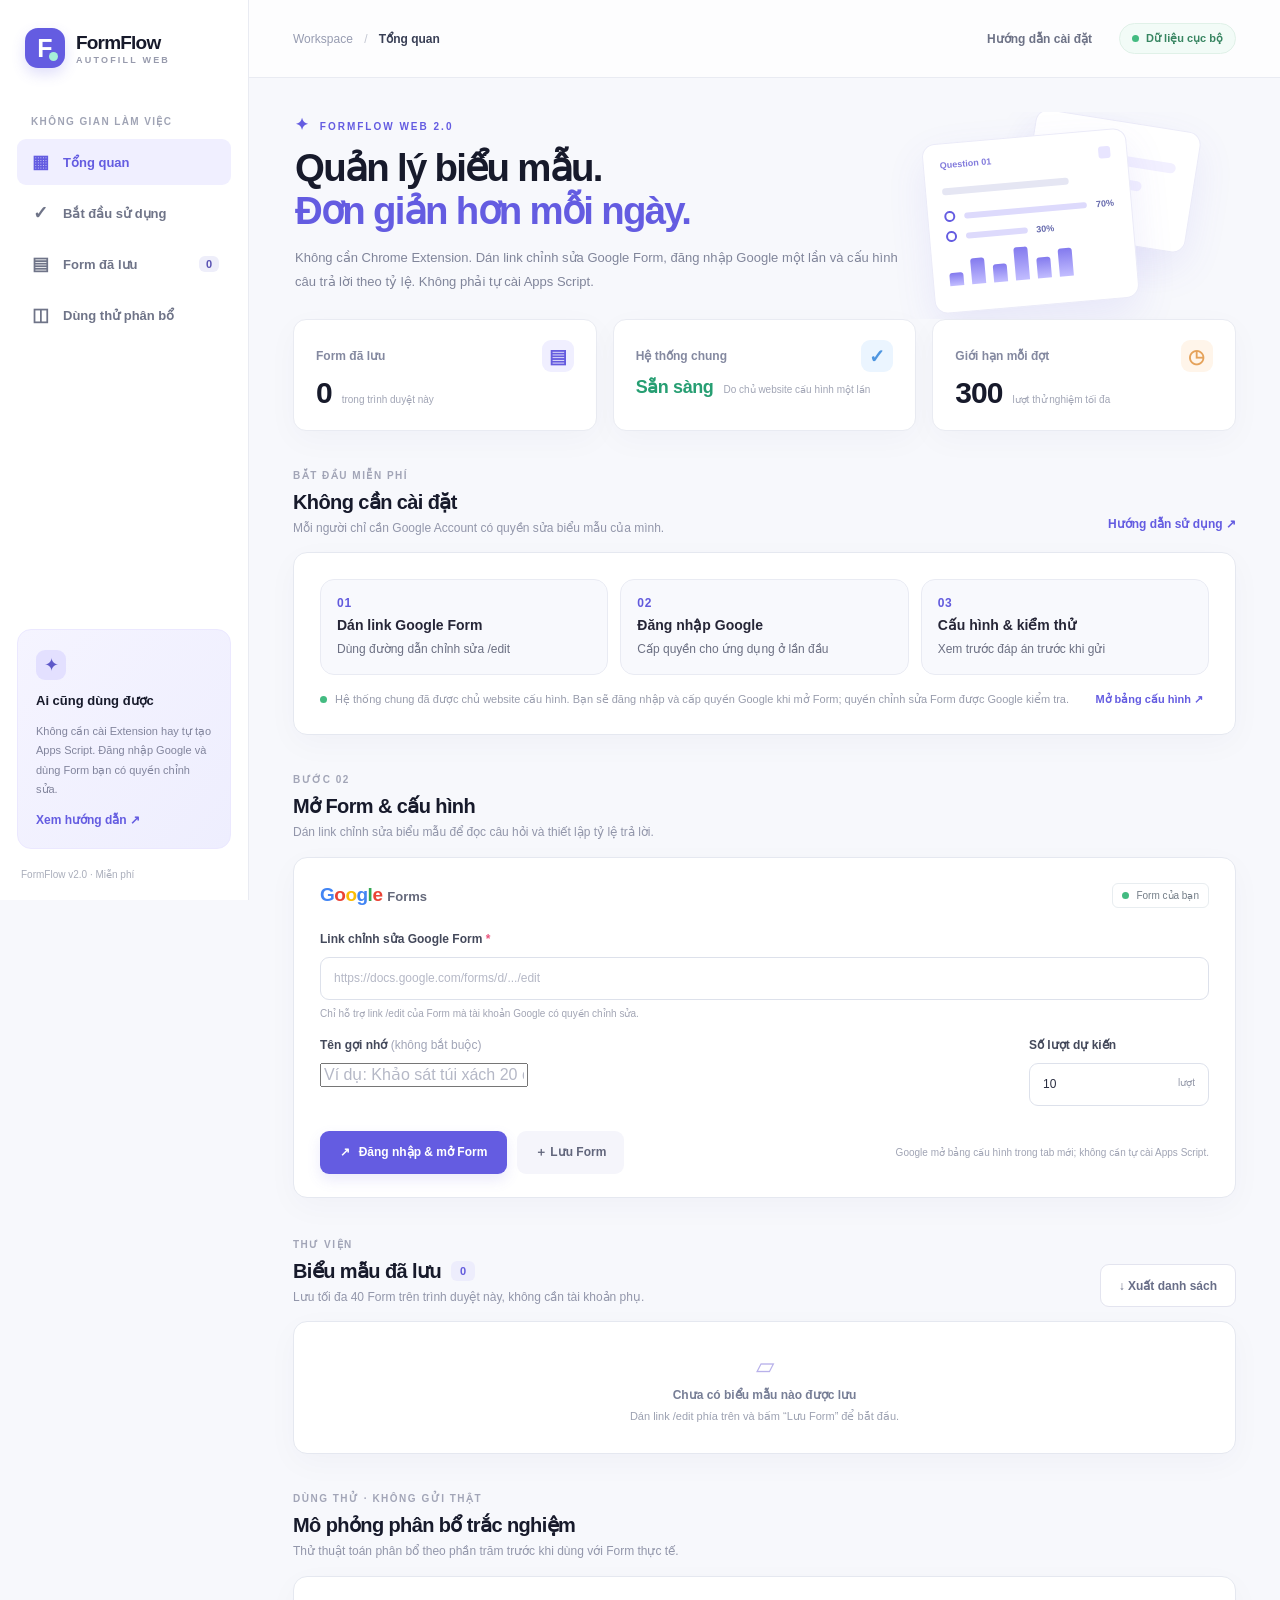
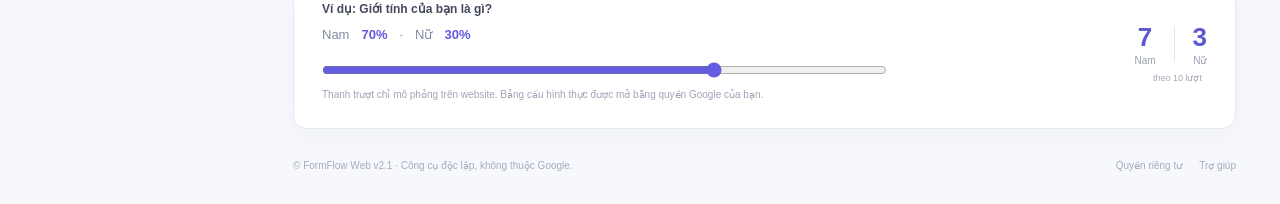
<file: index.html>
<!doctype html>
<html lang="vi">
<head>
  <meta charset="utf-8"><meta name="viewport" content="width=device-width,initial-scale=1">
  <meta name="theme-color" content="#f7f8fc">
  <meta name="description" content="FormFlow AutoFill Web: dán link Google Form, cấu hình tỷ lệ và kiểm thử qua Google Account. Không cần cài tiện ích hoặc Apps Script riêng.">
  <title>FormFlow AutoFill — Trang điều khiển</title>
  <link rel="icon" type="image/svg+xml" href="assets/favicon.svg">
  <link rel="stylesheet" href="assets/style.css">
  <script src="config.js"></script>
  <script defer src="assets/app.js"></script>
</head>
<body>
<div class="layout">
  <aside class="sidebar">
    <a class="brand" href="./" aria-label="FormFlow trang chủ"><span class="brand-icon">F<span class="brand-dot"></span></span><span class="brand-type"><strong>FormFlow</strong><small>AUTOFILL WEB</small></span></a>
    <div class="workspace-title">KHÔNG GIAN LÀM VIỆC</div>
    <nav aria-label="Điều hướng">
      <a class="nav-link active" href="#dashboard"><span class="nav-symbol">▦</span> Tổng quan</a>
      <a class="nav-link" href="#connection"><span class="nav-symbol">✓</span> Bắt đầu sử dụng</a>
      <a class="nav-link" href="#forms"><span class="nav-symbol">▤</span> Form đã lưu <span class="nav-count" id="sidebarCount">0</span></a>
      <a class="nav-link" href="#demo"><span class="nav-symbol">◫</span> Dùng thử phân bổ</a>
    </nav>
    <div class="side-spacer"></div>
    <div class="side-help"><span class="side-help-icon">✦</span><strong>Ai cũng dùng được</strong><p>Không cần cài Extension hay tự tạo Apps Script. Đăng nhập Google và dùng Form bạn có quyền chỉnh sửa.</p><a href="huong-dan.html">Xem hướng dẫn <span aria-hidden="true">↗</span></a></div>
    <div class="side-foot">FormFlow v2.0 · Miễn phí</div>
  </aside>

  <main class="main" id="dashboard">
    <div class="topbar"><div class="breadcrumb">Workspace <span>/</span> <b>Tổng quan</b></div><div class="top-actions"><a class="text-link" href="huong-dan.html">Hướng dẫn cài đặt</a><span class="env-status"><i></i> Dữ liệu cục bộ</span></div></div>

    <div class="content">
      <div class="intro"><div><div class="eyebrow"><span class="sparkle">✦</span> FORMFLOW WEB 2.0</div><h1>Quản lý biểu mẫu.<br><em>Đơn giản hơn mỗi ngày.</em></h1><p>Không cần Chrome Extension. Dán link chỉnh sửa Google Form, đăng nhập Google một lần và cấu hình câu trả lời theo tỷ lệ. Không phải tự cài Apps Script.</p></div><div class="intro-art" aria-hidden="true"><div class="art-card art-back"><span></span><span></span><span></span></div><div class="art-card art-front"><div class="art-top"><b>Question 01</b><i></i></div><div class="art-label"></div><div class="art-choice"><i></i><span style="width:72%"></span><b>70%</b></div><div class="art-choice"><i></i><span style="width:36%"></span><b>30%</b></div><div class="art-graph"><span style="height:38%"></span><span style="height:74%"></span><span style="height:51%"></span><span style="height:94%"></span><span style="height:60%"></span><span style="height:80%"></span></div></div></div></div>

      <div class="stats-grid">
        <div class="stat"><div class="stat-header">Form đã lưu <span class="stat-icon violet">▤</span></div><div class="stat-main"><strong id="statForms">0</strong><small>trong trình duyệt này</small></div></div>
        <div class="stat"><div class="stat-header">Hệ thống chung <span class="stat-icon blue">✓</span></div><div class="stat-main"><strong id="statConnection" class="stat-text">Đang kiểm tra</strong><small>Do chủ website cấu hình một lần</small></div></div>
        <div class="stat"><div class="stat-header">Giới hạn mỗi đợt <span class="stat-icon peach">◷</span></div><div class="stat-main"><strong>300</strong><small>lượt thử nghiệm tối đa</small></div></div>
      </div>

      <div class="section-header" id="connection"><div><span class="section-kicker">BẮT ĐẦU MIỄN PHÍ</span><h2>Không cần cài đặt</h2><p>Mỗi người chỉ cần Google Account có quyền sửa biểu mẫu của mình.</p></div><a class="soft-link" href="huong-dan.html">Hướng dẫn sử dụng <span aria-hidden="true">↗</span></a></div>
      <section class="card connect-card">
        <div class="shared-steps"><div><b>01</b><strong>Dán link Google Form</strong><small>Dùng đường dẫn chỉnh sửa /edit</small></div><div><b>02</b><strong>Đăng nhập Google</strong><small>Cấp quyền cho ứng dụng ở lần đầu</small></div><div><b>03</b><strong>Cấu hình & kiểm thử</strong><small>Xem trước đáp án trước khi gửi</small></div></div>
        <div class="hint-line"><span class="dot dot-neutral" id="connectionDot"></span><span id="connectionHelp">Đang kiểm tra kết nối chung...</span><button id="openScript" type="button" class="inline-action" hidden>Mở bảng cấu hình ↗</button></div>
      </section>

      <div class="section-header" id="forms"><div><span class="section-kicker">BƯỚC 02</span><h2>Mở Form & cấu hình</h2><p>Dán link chỉnh sửa biểu mẫu để đọc câu hỏi và thiết lập tỷ lệ trả lời.</p></div></div>
      <section class="card form-card"><div class="card-top"><div class="google-mini"><span style="color:#4285f4">G</span><span style="color:#ea4335">o</span><span style="color:#fbbc05">o</span><span style="color:#4285f4">g</span><span style="color:#34a853">l</span><span style="color:#ea4335">e</span> <b>Forms</b></div><span class="chip"><span class="dot dot-green"></span> Form của bạn</span></div>
        <form id="formLauncher" novalidate>
          <div class="fields"><div class="field field-wide"><label for="formUrl">Link chỉnh sửa Google Form <span class="required">*</span></label><input id="formUrl" type="url" placeholder="https://docs.google.com/forms/d/.../edit" spellcheck="false" required><small>Chỉ hỗ trợ link /edit của Form mà tài khoản Google có quyền chỉnh sửa.</small></div>
          <div class="field"><label for="formName">Tên gợi nhớ <span class="optional">(không bắt buộc)</span></label><input id="formName" maxlength="70" placeholder="Ví dụ: Khảo sát túi xách 20 câu"></div>
          <div class="field"><label for="total">Số lượt dự kiến</label><div class="input-number"><input id="total" type="number" min="1" max="300" value="10" step="1"><span>lượt</span></div></div></div>
          <div class="form-actions"><button class="btn btn-primary" id="launchBtn" type="submit"><span>↗</span> Đăng nhập & mở Form</button><button class="btn btn-quiet" type="button" id="saveFormBtn">＋ Lưu Form</button><p>Google mở bảng cấu hình trong tab mới; không cần tự cài Apps Script.</p></div>
        </form>
      </section>

      <div class="section-header saved-head"><div><span class="section-kicker">THƯ VIỆN</span><h2>Biểu mẫu đã lưu <span class="count-pill" id="savedCount">0</span></h2><p>Lưu tối đa 40 Form trên trình duyệt này, không cần tài khoản phụ.</p></div><button id="exportForms" class="btn btn-outline" type="button">↓ Xuất danh sách</button></div>
      <section class="card saved-card" id="savedForms"><div id="formList" class="saved-list"></div></section>

      <div class="section-header" id="demo"><div><span class="section-kicker">DÙNG THỬ · KHÔNG GỬI THẬT</span><h2>Mô phỏng phân bổ trắc nghiệm</h2><p>Thử thuật toán phân bổ theo phần trăm trước khi dùng với Form thực tế.</p></div></div>
      <section class="card demo-card"><div class="demo-setup"><div><label for="demoRange">Ví dụ: Giới tính của bạn là gì?</label><div class="demo-slider-header"><span>Nam</span><strong id="demoMale">70%</strong><span>·</span><span>Nữ</span><strong id="demoFemale">30%</strong></div><input type="range" id="demoRange" min="0" max="100" value="70" step="1" aria-label="Tỷ lệ Nam"><p class="demo-note">Thanh trượt chỉ mô phỏng trên website. Bảng cấu hình thực được mở bằng quyền Google của bạn.</p></div><div class="demo-result"><div class="demo-count"><strong id="demoMaleCount">7</strong><span>Nam</span></div><div class="demo-separator"></div><div class="demo-count"><strong id="demoFemaleCount">3</strong><span>Nữ</span></div><small>theo <span id="demoTotalCount">10</span> lượt</small></div></div></section>

      <footer class="footer"><span>© FormFlow Web v2.1 · Công cụ độc lập, không thuộc Google.</span><div><a href="quyen-rieng-tu.html">Quyền riêng tư</a><a href="huong-dan.html">Trợ giúp</a></div></footer>
    </div>
  </main>
</div>
<div id="toast" class="toast" role="status" aria-live="polite"></div>
</body>
</html>
</file>
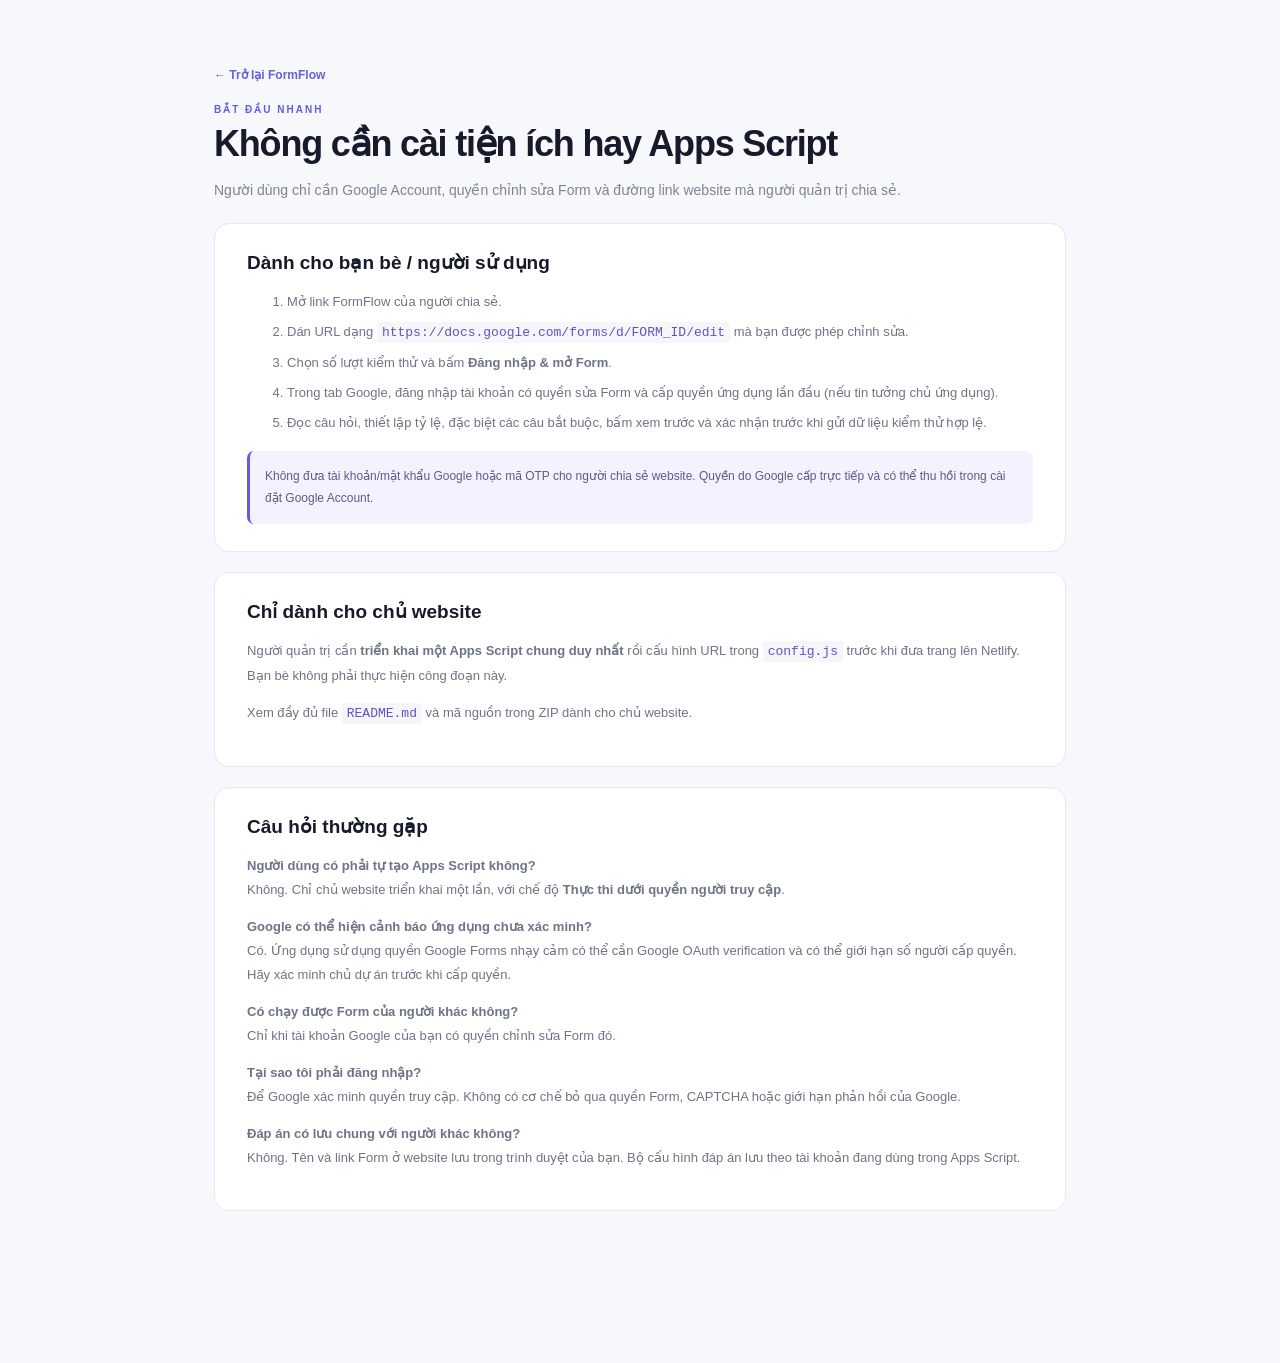
<file: huong-dan.html>
<!doctype html><html lang="vi"><head><meta charset="utf-8"><meta name="viewport" content="width=device-width,initial-scale=1"><title>Hướng dẫn sử dụng FormFlow Web v2.1</title><link rel="icon" href="assets/favicon.svg" type="image/svg+xml"><link rel="stylesheet" href="assets/style.css"></head><body><div class="doc-shell"><a class="doc-back" href="./">← Trở lại FormFlow</a><div class="eyebrow">BẮT ĐẦU NHANH</div><h1 class="doc-head">Không cần cài tiện ích hay Apps Script</h1><p class="doc-sub">Người dùng chỉ cần Google Account, quyền chỉnh sửa Form và đường link website mà người quản trị chia sẻ.</p>
<section class="doc-card"><h2>Dành cho bạn bè / người sử dụng</h2><ol><li>Mở link FormFlow của người chia sẻ.</li><li>Dán URL dạng <code>https://docs.google.com/forms/d/FORM_ID/edit</code> mà bạn được phép chỉnh sửa.</li><li>Chọn số lượt kiểm thử và bấm <strong>Đăng nhập &amp; mở Form</strong>.</li><li>Trong tab Google, đăng nhập tài khoản có quyền sửa Form và cấp quyền ứng dụng lần đầu (nếu tin tưởng chủ ứng dụng).</li><li>Đọc câu hỏi, thiết lập tỷ lệ, đặc biệt các câu bắt buộc, bấm xem trước và xác nhận trước khi gửi dữ liệu kiểm thử hợp lệ.</li></ol><div class="doc-note">Không đưa tài khoản/mật khẩu Google hoặc mã OTP cho người chia sẻ website. Quyền do Google cấp trực tiếp và có thể thu hồi trong cài đặt Google Account.</div></section>
<section class="doc-card"><h2>Chỉ dành cho chủ website</h2><p>Người quản trị cần <strong>triển khai một Apps Script chung duy nhất</strong> rồi cấu hình URL trong <code>config.js</code> trước khi đưa trang lên Netlify. Bạn bè không phải thực hiện công đoạn này.</p><p>Xem đầy đủ file <code>README.md</code> và mã nguồn trong ZIP dành cho chủ website.</p></section>
<section class="doc-card"><h2>Câu hỏi thường gặp</h2><p><strong>Người dùng có phải tự tạo Apps Script không?</strong><br>Không. Chỉ chủ website triển khai một lần, với chế độ <strong>Thực thi dưới quyền người truy cập</strong>.</p><p><strong>Google có thể hiện cảnh báo ứng dụng chưa xác minh?</strong><br>Có. Ứng dụng sử dụng quyền Google Forms nhạy cảm có thể cần Google OAuth verification và có thể giới hạn số người cấp quyền. Hãy xác minh chủ dự án trước khi cấp quyền.</p><p><strong>Có chạy được Form của người khác không?</strong><br>Chỉ khi tài khoản Google của bạn có quyền chỉnh sửa Form đó.</p><p><strong>Tại sao tôi phải đăng nhập?</strong><br>Để Google xác minh quyền truy cập. Không có cơ chế bỏ qua quyền Form, CAPTCHA hoặc giới hạn phản hồi của Google.</p><p><strong>Đáp án có lưu chung với người khác không?</strong><br>Không. Tên và link Form ở website lưu trong trình duyệt của bạn. Bộ cấu hình đáp án lưu theo tài khoản đang dùng trong Apps Script.</p></section></div></body></html>
</file>
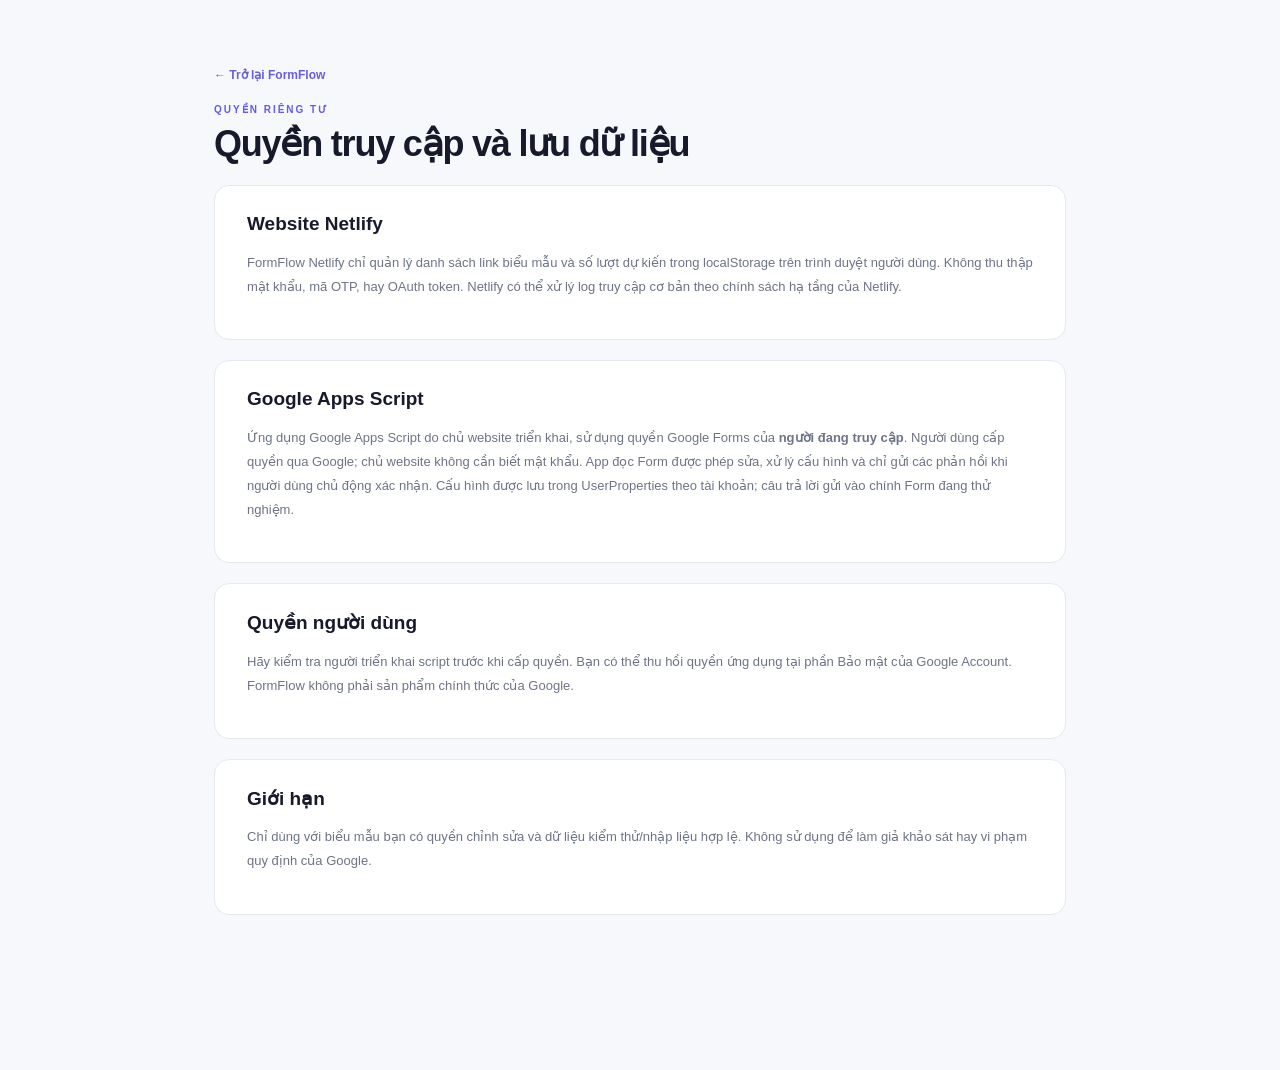
<file: quyen-rieng-tu.html>
<!doctype html><html lang="vi"><head><meta charset="utf-8"><meta name="viewport" content="width=device-width,initial-scale=1"><title>Quyền riêng tư | FormFlow</title><link rel="icon" href="assets/favicon.svg" type="image/svg+xml"><link rel="stylesheet" href="assets/style.css"></head><body><div class="doc-shell"><a class="doc-back" href="./">← Trở lại FormFlow</a><div class="eyebrow">QUYỀN RIÊNG TƯ</div><h1 class="doc-head">Quyền truy cập và lưu dữ liệu</h1><section class="doc-card"><h2>Website Netlify</h2><p>FormFlow Netlify chỉ quản lý danh sách link biểu mẫu và số lượt dự kiến trong localStorage trên trình duyệt người dùng. Không thu thập mật khẩu, mã OTP, hay OAuth token. Netlify có thể xử lý log truy cập cơ bản theo chính sách hạ tầng của Netlify.</p></section><section class="doc-card"><h2>Google Apps Script</h2><p>Ứng dụng Google Apps Script do chủ website triển khai, sử dụng quyền Google Forms của <strong>người đang truy cập</strong>. Người dùng cấp quyền qua Google; chủ website không cần biết mật khẩu. App đọc Form được phép sửa, xử lý cấu hình và chỉ gửi các phản hồi khi người dùng chủ động xác nhận. Cấu hình được lưu trong UserProperties theo tài khoản; câu trả lời gửi vào chính Form đang thử nghiệm.</p></section><section class="doc-card"><h2>Quyền người dùng</h2><p>Hãy kiểm tra người triển khai script trước khi cấp quyền. Bạn có thể thu hồi quyền ứng dụng tại phần Bảo mật của Google Account. FormFlow không phải sản phẩm chính thức của Google.</p></section><section class="doc-card"><h2>Giới hạn</h2><p>Chỉ dùng với biểu mẫu bạn có quyền chỉnh sửa và dữ liệu kiểm thử/nhập liệu hợp lệ. Không sử dụng để làm giả khảo sát hay vi phạm quy định của Google.</p></section></div></body></html>
</file>
<file: assets/style.css>
:root{--ink:#171a2b;--mute:#7e8497;--purple:#645ce1;--purple-dark:#5149cc;--bg:#f7f8fc;--line:#e9ebf2;--border:#e5e8f0;--white:#fff;--shadow:0 9px 32px rgba(45,47,101,.03);font-family:Inter,ui-sans-serif,-apple-system,BlinkMacSystemFont,"Segoe UI",Arial,sans-serif;color:var(--ink);background:var(--bg)}*{box-sizing:border-box}html{scroll-behavior:smooth}body{margin:0}button,input{font:inherit}a{color:inherit;text-decoration:none}button{cursor:pointer}button:focus-visible,a:focus-visible,input:focus-visible{outline:3px solid #9f9bf1;outline-offset:2px}.layout{min-height:100vh;display:flex}.sidebar{background:#fff;border-right:1px solid var(--line);width:249px;flex:none;padding:28px 17px 20px;display:flex;flex-direction:column;position:sticky;top:0;height:100vh}.brand{display:flex;align-items:center;gap:11px;margin:0 8px 48px}.brand-icon{position:relative;width:40px;height:40px;border-radius:13px;background:var(--purple);color:#fff;display:grid;place-items:center;font-weight:800;font-size:25px;box-shadow:0 6px 14px #605ae532}.brand-dot{position:absolute;width:9px;height:9px;background:#a6efd8;bottom:7px;right:7px;border-radius:50%}.brand-type{display:flex;flex-direction:column;gap:1px}.brand-type strong{font-size:19px;font-weight:790;letter-spacing:-.8px}.brand-type small{font-size:9px;font-weight:800;letter-spacing:2.2px;color:#989bad}.workspace-title{color:#a0a4b5;font-size:10px;letter-spacing:1.4px;font-weight:800;margin:0 14px 12px}.sidebar nav{display:grid;gap:5px}.nav-link{display:flex;gap:12px;align-items:center;padding:12px 12px;border-radius:9px;font-size:13px;font-weight:620;color:#6f7488;transition:background .2s}.nav-link:hover{background:#f5f5fb}.nav-link.active{background:#f0efff;color:var(--purple);font-weight:750}.nav-symbol{font-size:18px;width:22px;text-align:center}.nav-count{margin-left:auto;background:#eeeefa;border-radius:6px;padding:2px 7px;color:#5952b3;font-size:11px}.side-spacer{flex:1}.side-help{padding:20px 18px;border-radius:14px;background:linear-gradient(130deg,#f5f4ff,#eeeefe);border:1px solid #ebe8ff}.side-help-icon{width:30px;height:30px;border-radius:9px;display:grid;place-items:center;background:#e3e0ff;color:#5e58c9;font-size:18px;margin-bottom:12px}.side-help strong{display:block;font-size:13px;line-height:1.45}.side-help p{font-size:11px;color:#81849c;line-height:1.75}.side-help a{font-size:12px;font-weight:760;color:var(--purple)}.side-foot{margin:20px 4px 0;color:#aaaebb;font-size:10px}.main{flex:1;min-width:0}.topbar{height:78px;background:rgba(255,255,255,.78);border-bottom:1px solid var(--line);display:flex;justify-content:space-between;align-items:center;padding:0 44px}.breadcrumb{font-size:12px;color:#979cb1}.breadcrumb span{padding:0 8px;color:#c3c7d2}.breadcrumb b{font-weight:730;color:#393f55}.top-actions{display:flex;align-items:center;gap:27px}.text-link{font-size:12px;color:#6d7286;font-weight:600}.text-link:hover{color:var(--purple)}.env-status{display:flex;align-items:center;gap:7px;background:#f2fbf7;border:1px solid #e0f1e8;border-radius:25px;padding:8px 12px;color:#378561;font-weight:740;font-size:11px}.env-status i,.dot{width:7px;height:7px;display:inline-block;border-radius:50%;background:#43bb81}.content{max-width:1280px;margin:auto;padding:34px 44px 27px}.intro{display:flex;justify-content:space-between;min-height:207px;align-items:center;padding:2px 16px 24px 2px;overflow:hidden}.eyebrow{color:var(--purple);font-size:10px;font-weight:820;letter-spacing:2px}.sparkle{font-size:16px;padding-right:5px}.intro h1{font-size:clamp(30px,3vw,42px);line-height:1.12;letter-spacing:-1.7px;margin:12px 0 14px;font-weight:800}.intro h1 em{font-style:normal;color:var(--purple)}.intro p{max-width:630px;color:#80859a;font-size:13px;line-height:1.85;margin:0}.intro-art{width:290px;height:170px;position:relative;flex:none;margin-right:15px}.art-card{position:absolute;background:#fff;box-shadow:0 16px 40px #645ce21a;border:1px solid #ebebf8;border-radius:13px}.art-back{width:167px;height:122px;right:11px;top:0;transform:rotate(9deg);padding:20px}.art-back span{display:block;background:#f2f0ff;height:10px;margin:13px 0;border-radius:8px}.art-back span:nth-child(2){width:75%}.art-back span:nth-child(3){width:58%}.art-front{width:205px;height:170px;left:13px;top:16px;transform:rotate(-5deg);padding:16px}.art-top{display:flex;justify-content:space-between;color:#827bdc;font-size:9px}.art-top i{display:block;width:12px;height:12px;background:#e8e5ff;border-radius:3px}.art-label{background:#e5e6f3;border-radius:4px;height:7px;width:74%;margin:16px 0}.art-choice{display:flex;align-items:center;gap:9px;margin:9px 0;font-size:10px;color:#666aad}.art-choice i{width:11px;height:11px;border:2px solid var(--purple);border-radius:50%}.art-choice span{height:6px;background:#dddafc;border-radius:3px}.art-choice b{font-size:9px}.art-graph{height:35px;display:flex;gap:8px;align-items:end;margin:5px 0}.art-graph span{background:linear-gradient(180deg,#837aee,#c2bdff);width:14px;border-radius:3px 3px 0 0}.stats-grid{display:grid;grid-template-columns:repeat(3,minmax(0,1fr));gap:16px}.stat{border:1px solid var(--line);background:white;border-radius:13px;padding:20px 22px;box-shadow:var(--shadow)}.stat-header{display:flex;justify-content:space-between;align-items:center;color:#8489a0;font-size:12px;font-weight:630}.stat-icon{display:grid;place-items:center;border-radius:9px;width:32px;height:32px;font-size:19px}.stat-icon.violet{color:#655cdf;background:#f0efff}.stat-icon.blue{color:#4f96e0;background:#ebf5ff}.stat-icon.peach{color:#e5a25a;background:#fff5ea}.stat-main{display:flex;align-items:baseline;gap:10px;margin-top:4px}.stat-main strong{font-size:30px;font-weight:800;letter-spacing:-1px}.stat-main .stat-text{font-size:18px;letter-spacing:-.4px}.stat-main small{font-size:10px;color:#a1a5b5}.section-header{display:flex;justify-content:space-between;align-items:end;gap:22px;margin:34px 0 14px;scroll-margin-top:26px}.section-kicker{color:#a2a5b7;letter-spacing:1.5px;font-size:10px;font-weight:840}.section-header h2{font-size:20px;letter-spacing:-.6px;margin:7px 0 4px}.section-header p{font-size:12px;color:#9296aa;margin:0;line-height:1.7}.soft-link{font-weight:760;color:var(--purple);font-size:12px;white-space:nowrap;padding-bottom:7px}.card{border:1px solid var(--border);background:var(--white);border-radius:14px;box-shadow:var(--shadow)}.connect-card{padding:26px;position:relative;overflow:hidden}.card-ornament{position:absolute;right:29px;top:17px;font-size:28px;color:#eae7ff}.connect-card label,.field label,.demo-setup label{display:block;font-weight:730;color:#44495b;font-size:12px;margin-bottom:11px}.input-row{display:flex;gap:11px;position:relative}.input-wrap{display:flex;align-items:center;flex:1;position:relative;min-width:0}.input-prefix{position:absolute;left:16px;color:#a4a7bc}.input-wrap input{padding-left:42px!important}input[type=url],input[type=text],input[type=number]{background:#fff;border:1px solid #dde1eb;border-radius:9px;min-height:43px;outline:none;padding:11px 13px;font-size:12px;width:100%;color:#292d40;transition:border-color .2s,box-shadow .2s}input:focus{border-color:#968eee;box-shadow:0 0 0 3px #645ce214}input::placeholder{color:#b5b8c6}.btn{border:0;border-radius:9px;min-height:43px;padding:0 18px;font-size:12px;font-weight:760;white-space:nowrap;display:inline-flex;justify-content:center;align-items:center;gap:9px;transition:transform .15s,background .15s}.btn:hover{transform:translateY(-1px)}.btn-dark{background:#22253a;color:#fff}.btn-dark:hover{background:#323851}.btn-primary{background:var(--purple);color:#fff;box-shadow:0 6px 14px #645ce221}.btn-primary:hover{background:var(--purple-dark)}.btn-quiet{background:#f5f5fb;color:#62667c}.btn-outline{border:1px solid #e3e4ef;background:#fff;color:#686e88}.hint-line{display:flex;align-items:center;gap:8px;font-size:11px;color:#989cac;margin-top:13px;min-height:17px}.dot-neutral{background:#c4c6d2}.dot-green{background:#43bb81}.inline-action{border:0;background:transparent;color:var(--purple);margin-left:auto;font-size:11px;font-weight:760}.form-card{padding:25px 26px 23px}.card-top{display:flex;justify-content:space-between;align-items:center;margin-bottom:24px}.google-mini{font-size:19px;font-weight:760;letter-spacing:-.5px}.google-mini b{font-size:13px;color:#64687a;letter-spacing:0}.chip{display:flex;gap:7px;align-items:center;border:1px solid #e8edf0;border-radius:6px;padding:6px 9px;color:#737d87;font-size:10px}.fields{display:grid;grid-template-columns:minmax(0,1fr) 180px;gap:19px}.field-wide{grid-column:span 2}.required{color:#e9547c}.optional{color:#a1a5b7;font-weight:500}.field small{display:block;color:#a2a5b4;font-size:10px;margin-top:8px}.input-number{position:relative}.input-number input{padding-right:45px}.input-number span{position:absolute;right:14px;top:14px;font-size:10px;color:#9499a9}.form-actions{display:flex;align-items:center;gap:10px;margin-top:25px;flex-wrap:wrap}.form-actions .btn-primary{min-width:187px}.form-actions p{margin:0 0 0 auto;color:#a0a4b4;font-size:10px}.saved-head{margin-top:36px}.saved-head h2{display:flex;align-items:center;gap:10px}.count-pill{font-size:11px;background:#ededfc;color:#635bdd;padding:4px 9px;border-radius:6px;letter-spacing:0}.saved-card{min-height:122px;overflow:hidden}.empty-state{display:flex;justify-content:center;align-items:center;flex-direction:column;padding:30px 20px;text-align:center;gap:8px;color:#9ca1b1}.empty-symbol{font-size:24px;color:#b8b1ea}.empty-state strong{font-size:12px;color:#777e96}.empty-state p{font-size:11px;margin:0}.saved-item{display:flex;gap:14px;padding:16px 22px;align-items:center;border-bottom:1px solid #f0f1f5}.saved-item:last-child{border-bottom:0}.saved-item-symbol{width:40px;height:40px;border-radius:10px;display:grid;place-items:center;background:#f2f0ff;color:#695fd2;font-weight:800}.saved-item-body{min-width:0;flex:1}.saved-item-body strong{display:block;font-size:12px;margin-bottom:5px}.saved-item-body small{display:block;white-space:nowrap;overflow:hidden;text-overflow:ellipsis;color:#9a9fb0;font-size:10px}.saved-item-actions{display:flex;gap:7px}.mini-btn{padding:9px 11px;border-radius:8px;border:1px solid #e5e7f0;background:#fff;color:#696d80;font-size:11px;font-weight:700}.mini-btn.primary{border-color:#e1ddfa;background:#f3f0ff;color:#6059c6}.mini-btn.delete{color:#c35c6d}.demo-card{padding:25px 28px}.demo-setup{display:grid;grid-template-columns:1fr 260px;gap:60px;align-items:center}.demo-slider-header{display:flex;gap:12px;align-items:center;color:#848aa0;font-size:13px}.demo-slider-header strong{color:#615add}input[type=range]{width:100%;accent-color:#645ce1;margin:20px 0 9px}.demo-note{color:#a0a4b5;font-size:10px;line-height:1.65;margin:0}.demo-result{display:flex;align-items:center;gap:18px;justify-content:flex-end;position:relative;padding-bottom:17px}.demo-count{display:grid;gap:2px;text-align:center}.demo-count strong{font-size:26px;color:#5f58d4}.demo-count span{font-size:10px;color:#9b9faf}.demo-separator{height:35px;width:1px;background:#e4e6ee}.demo-result small{position:absolute;bottom:0;right:5px;color:#a5a8b5;font-size:9px}.footer{display:flex;justify-content:space-between;gap:10px;padding:31px 0 6px;color:#a6aabc;font-size:10px}.footer div{display:flex;gap:17px}.footer a:hover{color:var(--purple)}.toast{position:fixed;bottom:27px;right:27px;max-width:420px;padding:13px 18px;background:#24263b;color:white;border-radius:10px;box-shadow:0 12px 38px #1c23453b;font-size:12px;line-height:1.55;opacity:0;transform:translateY(15px);pointer-events:none;transition:.2s;z-index:5}.toast.show{opacity:1;transform:translateY(0)}.toast.error{background:#a83355}.doc-shell{max-width:900px;margin:65px auto;padding:0 24px 70px}.doc-back{display:inline-flex;margin-bottom:22px;font-size:12px;color:#6760d5;font-weight:700}.doc-head{font-size:36px;letter-spacing:-1.2px;margin:8px 0}.doc-sub{color:#7d8396;line-height:1.7;font-size:14px}.doc-card{background:white;border:1px solid var(--border);border-radius:15px;padding:27px 32px;margin:20px 0}.doc-card h2{margin-top:0;font-size:19px}.doc-card p,.doc-card li{font-size:13px;line-height:1.85;color:#6d7486}.doc-card li{margin:6px 0}.doc-card code{background:#f5f5fa;border-radius:4px;padding:3px 5px;color:#5d56bf}.doc-note{padding:15px;background:#f4f2ff;border-left:3px solid #625cdc;border-radius:7px;font-size:12px;color:#5c5c86;line-height:1.8}#connection,#forms,#demo{scroll-margin-top:25px}@media(max-width:1100px){.content{padding:30px}.topbar{padding:0 30px}.intro-art{width:220px;transform:scale(.85);transform-origin:right}.demo-setup{gap:15px}}@media(max-width:830px){.sidebar{width:70px;padding:23px 10px}.brand{margin:0 auto 39px}.brand-type,.workspace-title,.nav-link:not(.active) .nav-count,.side-help,.side-foot{display:none}.sidebar .nav-link{font-size:0;justify-content:center;padding:12px}.nav-symbol{font-size:23px}.content{padding:26px 23px}.topbar{height:66px;padding:0 22px}.intro-art{display:none}.intro{min-height:155px}.stat{padding:16px}.stat-main{flex-direction:column;gap:4px}.stat-main strong{font-size:24px}}@media(max-width:600px){.sidebar{width:0;display:none}.content{padding:23px 16px}.topbar{padding:0 18px;height:60px}.top-actions .text-link{display:none}.intro{padding-bottom:18px}.intro h1{font-size:30px}.intro p{font-size:12px}.stats-grid{grid-template-columns:repeat(2,minmax(0,1fr));gap:10px}.stat:nth-child(3){grid-column:1/-1}.section-header{align-items:start;margin:25px 0 12px;flex-direction:column;gap:9px}.section-header h2{font-size:19px}.connect-card,.form-card{padding:19px}.input-row{flex-direction:column}.input-row .btn{width:100%}.fields{grid-template-columns:1fr;gap:15px}.field-wide{grid-column:span 1}.form-actions{align-items:stretch}.form-actions button{flex:1}.form-actions p{flex-basis:100%;margin:0;text-align:center}.saved-item{padding:15px;flex-wrap:wrap}.saved-item-actions{width:100%;justify-content:flex-end}.demo-setup{grid-template-columns:1fr;gap:20px}.demo-result{justify-content:center}.demo-result small{right:50%;transform:translateX(50%);white-space:nowrap}.footer{flex-direction:column}.doc-shell{margin:30px auto}.doc-head{font-size:30px}.doc-card{padding:20px}}

/* FormFlow Shared — quick start steps */
.shared-steps{display:grid;grid-template-columns:repeat(3,minmax(0,1fr));gap:12px;margin-bottom:16px}
.shared-steps>div{background:#f8f9fd;border:1px solid #e9ebf3;border-radius:14px;padding:16px;display:flex;flex-direction:column;gap:7px}
.shared-steps b{color:#625add;font-size:12px;font-weight:800;letter-spacing:.06em}
.shared-steps strong{font-size:14px;color:#262637}
.shared-steps small{font-size:12px;color:#6c7083;line-height:1.5}
button:disabled{cursor:not-allowed;opacity:.55}
@media (max-width:640px){.shared-steps{grid-template-columns:1fr}}
</file>
